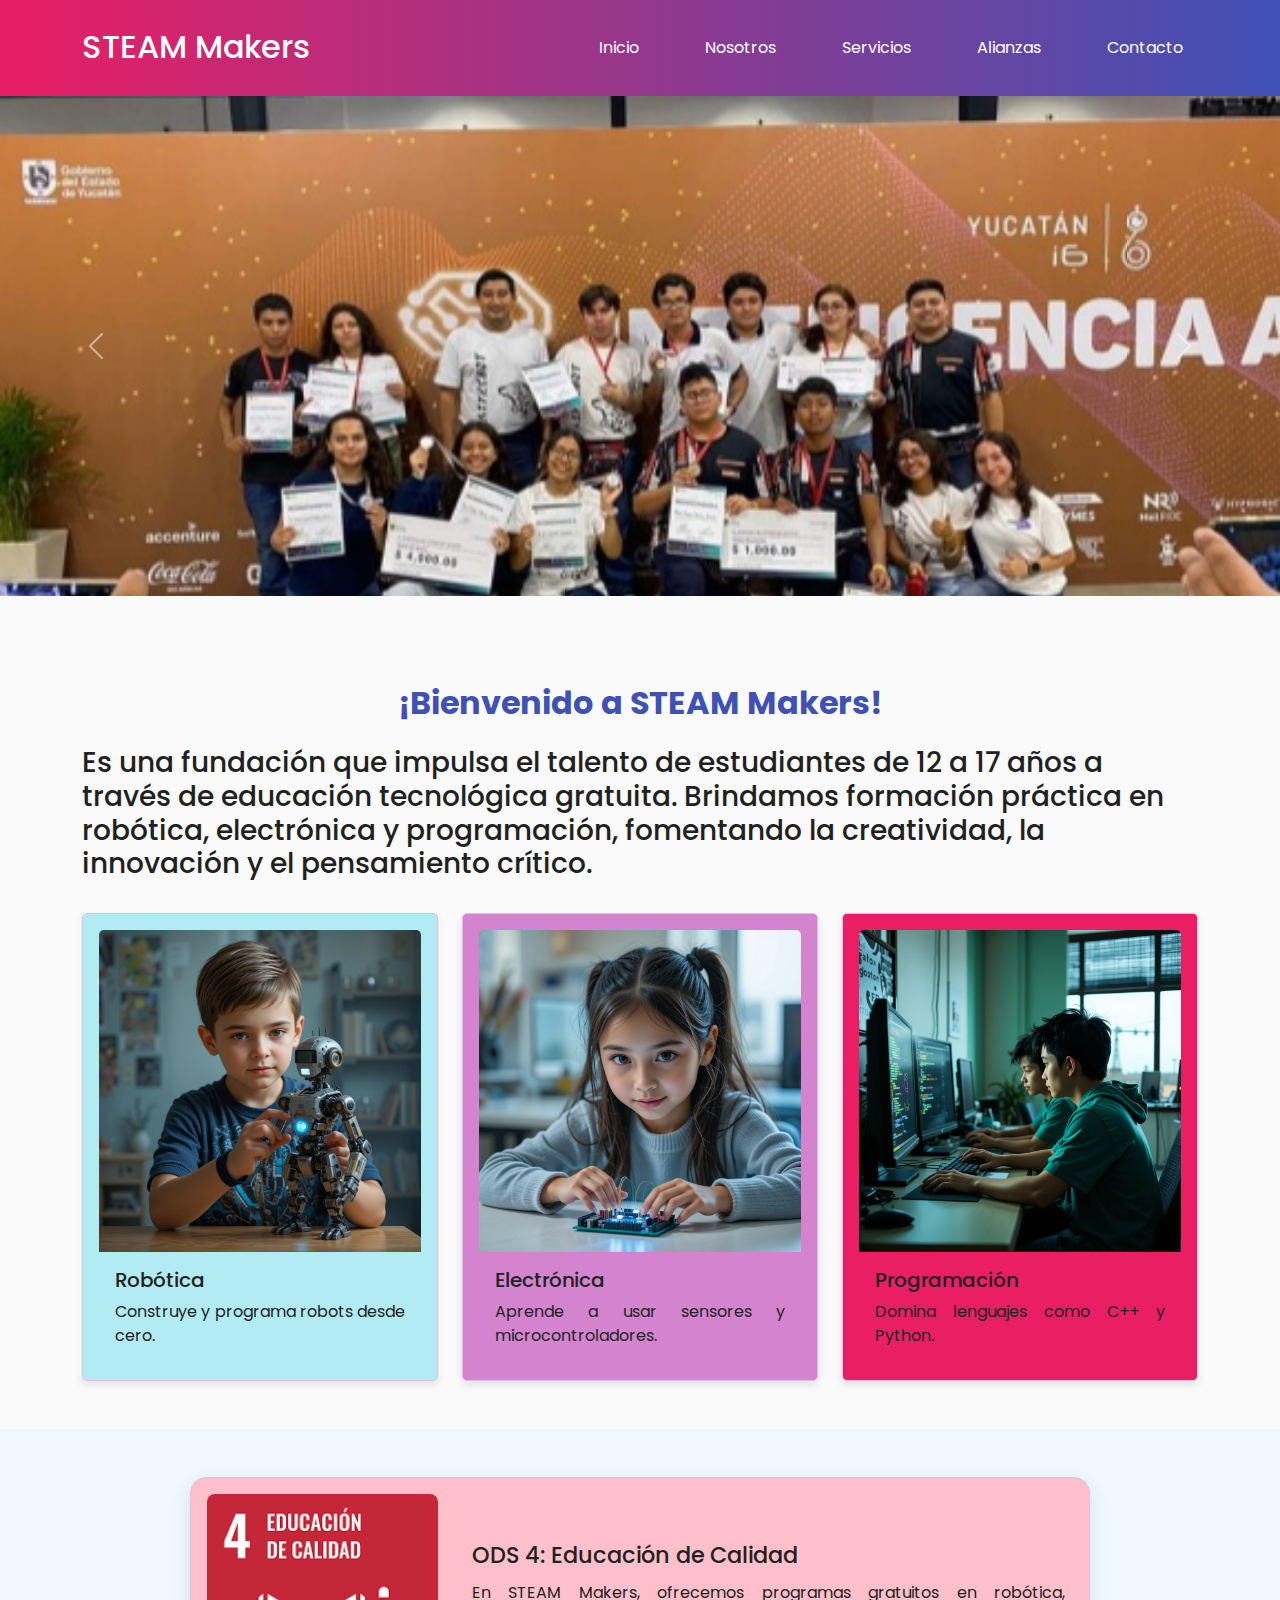
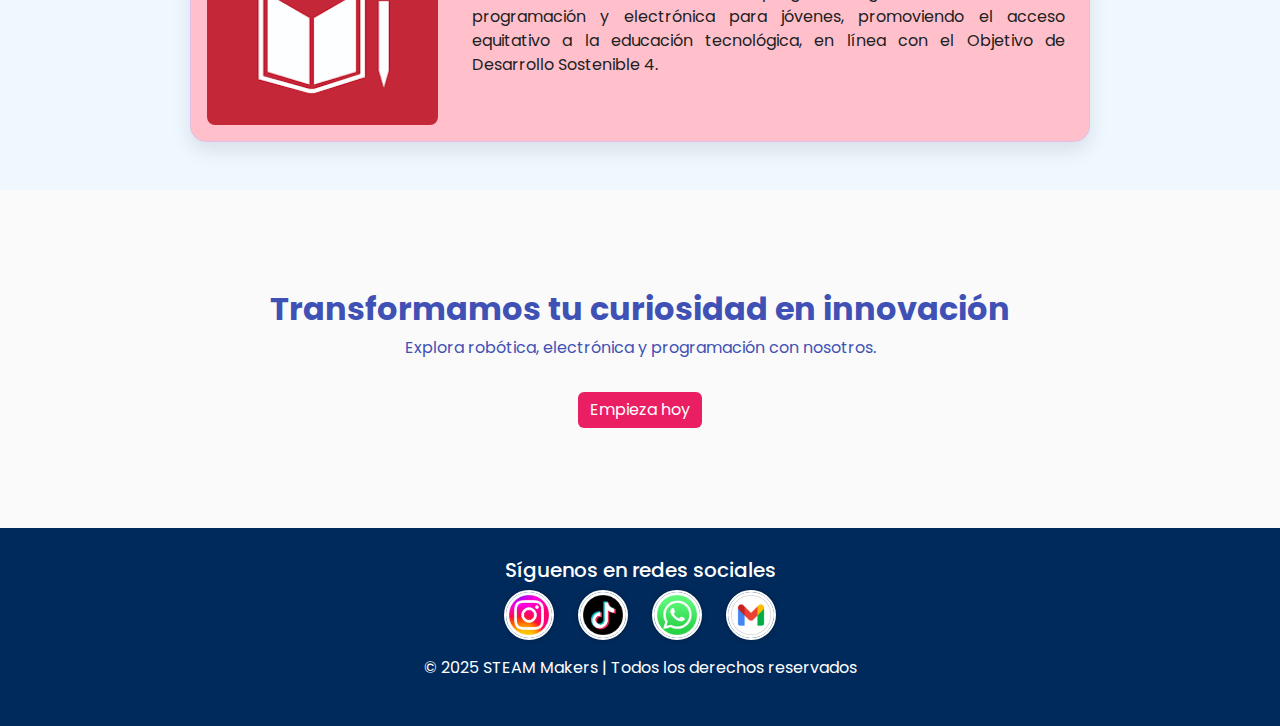
<file: index.html>
<!DOCTYPE html>
<html lang="es">

<head>
  <meta charset="UTF-8" />
  <meta name="viewport" content="width=device-width, initial-scale=1.0" />
  <meta name="description"
    content="Conoce los servicios educativos gratuitos de STEAM Makers. Ofrecemos recursos de robótica, programación y electrónica para jóvenes." />
  <title>Inicio - STEAM Makers</title>

  <!-- Fuentes y estilos -->
  <link href="https://cdn.jsdelivr.net/npm/bootstrap@5.3.0-alpha1/dist/css/bootstrap.min.css" rel="stylesheet" />
  <link
    href="https://fonts.googleapis.com/css2?family=Poppins:wght@600&family=Raleway:wght@500&family=Roboto:wght@400&display=swap"
    rel="stylesheet">
  <link rel="stylesheet" href="css/styles.css">
</head>

<body>
  <!-- Header -->
  <header>
    <div class="container d-flex justify-content-between align-items-center">
      <h1><a href="index.html">STEAM Makers</a></h1>
      <nav>
        <ul class="list-unstyled d-flex gap-3 mb-0">
          <li><a href="index.html">Inicio</a></li>
          <li><a href="nosotros.html">Nosotros</a></li>
          <li><a href="servicios.html">Servicios</a></li>
          <li><a href="alianzas.html">Alianzas</a></li>
          <li><a href="contacto.html">Contacto</a></li>
        </ul>
      </nav>
    </div>
  </header>

  <!-- Carrusel -->
  <div id="carouselInicio" class="carousel slide" data-bs-ride="carousel">
    <div class="carousel-inner">
      <div class="carousel-item active position-relative">
        <img src="img/reconocimientos.jpg" class="d-block img-fluid imagen-reconocimientos" id="img-carrusel-1"
          alt="Proyecto: seguidor de línea">
      </div>

      <div class="carousel-item position-relative">
        <img src="img/trabajo_en_equipo.jpg" class="d-block img-fluid imagen-equipo" id="img-carrusel-2"
          alt="Trabajo en equipo">
      </div>

      <div class="carousel-item position-relative">
        <img src="img/cripto_plebada.jpg" class="d-block img-fluid imagen-cripto" id="img-carrusel-3"
          alt="Educación tecnológica 3">
      </div>
    </div>

    <button class="carousel-control-prev" type="button" data-bs-target="#carouselInicio" data-bs-slide="prev">
      <span class="carousel-control-prev-icon" aria-hidden="true"></span>
      <span class="visually-hidden">Anterior</span>
    </button>
    <button class="carousel-control-next" type="button" data-bs-target="#carouselInicio" data-bs-slide="next">
      <span class="carousel-control-next-icon" aria-hidden="true"></span>
      <span class="visually-hidden">Siguiente</span>
    </button>
  </div>


  <!-- Qué ofrecemos -->
  <section class="py-5">
    <div class="container">
      <h2 class="section-title text-center mb-4">¡Bienvenido a STEAM Makers!</h2>
      <h3>Es una fundación que impulsa el talento de estudiantes de 12 a 17 años a través de educación tecnológica
        gratuita.
        Brindamos formación práctica en robótica, electrónica y programación, fomentando la creatividad, la innovación y
        el pensamiento crítico. <br>
      </h3> <br>
      <div class="row text-center g-4">
        <div class="col-md-4">
          <div class="card card-robotica p-3">
            <img src="img/mecanica.png" class="card-img-top w-80 img-fluid" alt="Robótica">
            <div class="card-body">
              <h5 class="card-title">Robótica</h5>
              <p class="card-text">Construye y programa robots desde cero.</p>
            </div>
          </div>
        </div>
        <div class="col-md-4">
          <div class="card card-electronica p-3">
            <img src="img/electronica.png" class="card-img-top w-80 img-fluid" alt="Electrónica">
            <div class="card-body">
              <h5 class="card-title">Electrónica</h5>
              <p class="card-text">Aprende a usar sensores y microcontroladores.</p>
            </div>
          </div>
        </div>
        <div class="col-md-4">
          <div class="card card-programacion p-3">
            <img src="img/programacion.png" class="card-img-top w-80 img-fluid" alt="Programación">
            <div class="card-body">
              <h5 class="card-title">Programación</h5>
              <p class="card-text">Domina lenguajes como C++ y Python.</p>
            </div>
          </div>
        </div>
      </div>
    </div>
  </section>

  <!-- Sección ODS 4 - Educación de Calidad -->
  <section class="ods-full-width py-5">
    <div class="container d-flex justify-content-center">
      <div class="card card-ods d-flex flex-md-row">
        <!-- Imagen en la parte izquierda -->
        <div class="card-img-left">
          <img src="img/ods4.png" alt="ODS 4 - Educación de Calidad" class="img-fluid imagen-ods w-100">
        </div>

        <!-- Información en la parte derecha -->
        <div class="card-body d-flex align-items-center">
          <div>
            <h5 class="card-title">ODS 4: Educación de Calidad</h5>
            <p class="card-text">
              En STEAM Makers, ofrecemos programas gratuitos en robótica, programación y electrónica para jóvenes,
              promoviendo el acceso equitativo a la educación tecnológica, en línea con el Objetivo de Desarrollo
              Sostenible 4.
            </p>
          </div>
        </div>
      </div>
    </div>
  </section>

  <!-- Hero -->
  <section class="hero">
    <div class="container">
      <h2>Transformamos tu curiosidad en innovación</h2>
      <p>Explora robótica, electrónica y programación con nosotros.</p>
      <a href="contacto.html" class="btn btn-light mt-3">Empieza hoy</a>
    </div>
  </section>

  <!-- Footer estilo ONU -->
  <footer class="footer-onu text-center">
    <div class="container">
      <h5>Síguenos en redes sociales</h5>
      <div class="social-icons d-flex justify-content-center gap-4 mb-3">
        <a href="https://www.instagram.com/ale.aburto.v/" target="_blank">
          <img src="img/logo_insta.png" alt="Instagram" />
        </a>
        <a href="https://www.tiktok.com/@tu_usuario" target="_blank">
          <img src="img/logo_tiktok.png" alt="TikTok" />
        </a>
        <a href="https://www.WhatsApp.com" target="_blank">
          <img src="img/logo_whatsapp.png" alt="WhatsApp" />
        </a>
        <a href="https://www.gmail.com" target="_blank">
          <img src="img/logo_gmail.png" alt="Gmail" />
        </a>
      </div>
      <p class="copyright">© 2025 STEAM Makers | Todos los derechos reservados</p>
    </div>
  </footer>

  <!-- Bootstrap y scripts -->
  <script src="https://cdn.jsdelivr.net/npm/@popperjs/core@2.11.6/dist/umd/popper.min.js"></script>
  <script src="https://cdn.jsdelivr.net/npm/bootstrap@5.3.0-alpha1/dist/js/bootstrap.min.js"></script>

  <!-- Script del contador -->
  <script>
    let count = 0;
    const end = 50;
    const duration = 2000;
    const stepTime = Math.abs(Math.floor(duration / end));
    const counter = document.getElementById("impact-counter");

    const timer = setInterval(() => {
      count++;
      counter.textContent = count;
      if (count === end) clearInterval(timer);
    }, stepTime);
  </script>
</body>

</html>
</file>
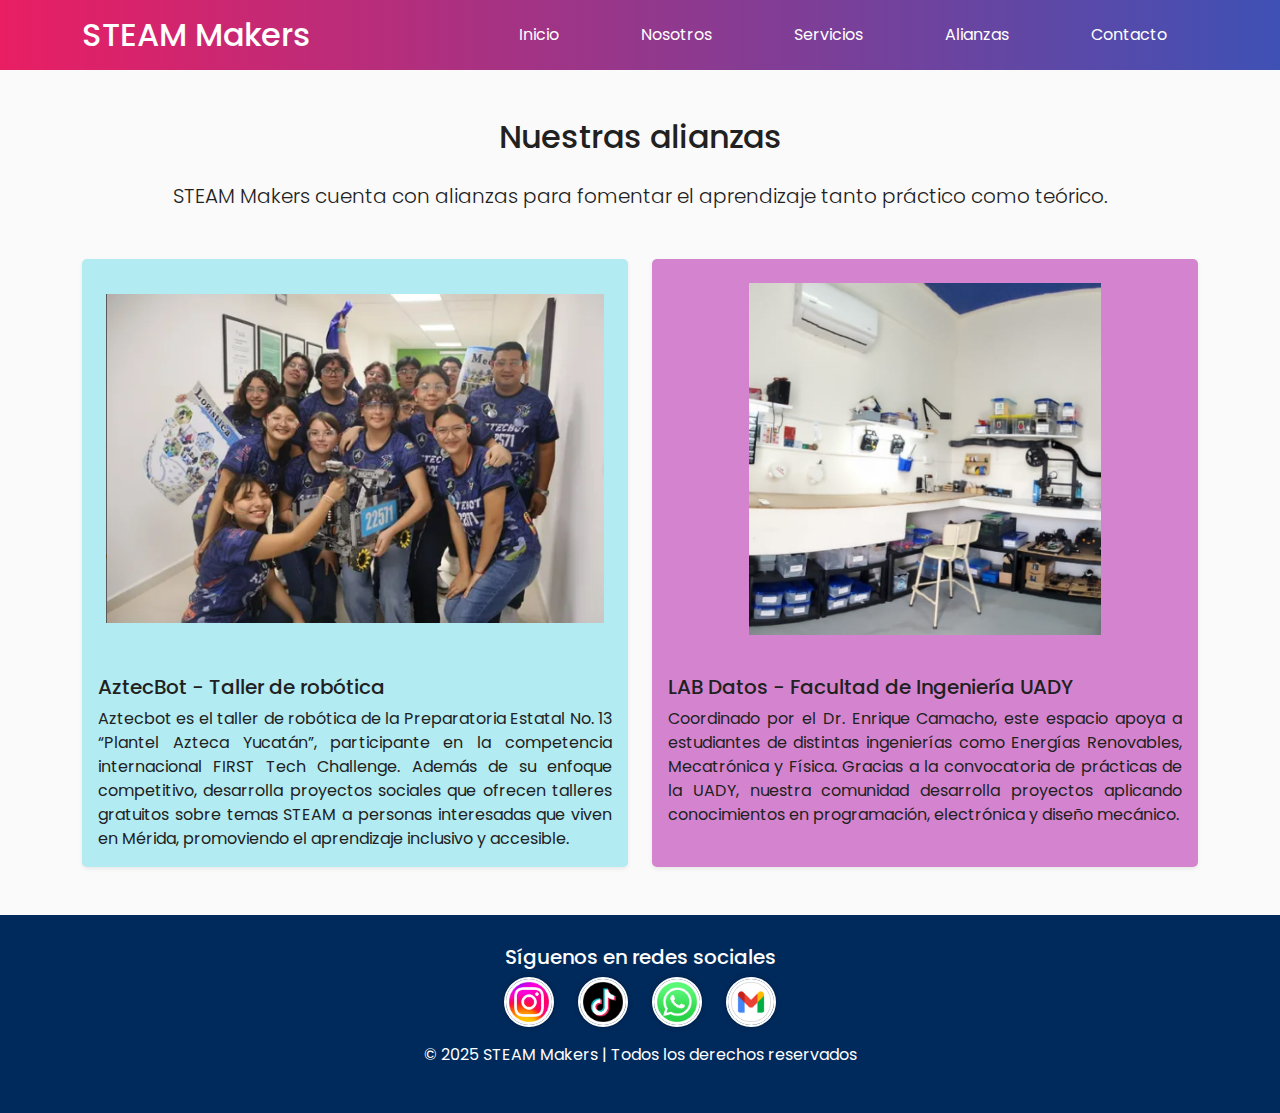
<file: alianzas.html>
<!DOCTYPE html>
<html lang="es">

<head>
    <meta charset="UTF-8">
    <meta name="viewport" content="width=device-width, initial-scale=1.0">
    <meta name="description"
        content="Conoce a STEAM Makers, una fundación que inspira a jóvenes a aprender robótica, programación y electrónica. ¡Sé parte de nuestra misión!">
    <title>Nosotros | STEAM Makers</title>
    <link href="https://cdn.jsdelivr.net/npm/bootstrap@5.3.0-alpha1/dist/css/bootstrap.min.css" rel="stylesheet">
    <link
        href="https://fonts.googleapis.com/css2?family=Poppins:wght@600&family=Raleway:wght@500&family=Roboto:wght@400&display=swap"
        rel="stylesheet">
    <link rel="stylesheet" href="css/styles.css">
</head>

<body>
    <!-- Header -->
    <header class="bg-primary text-white py-3">
        <div class="container d-flex justify-content-between align-items-center">
            <h1 class="h3 mb-0"><a href="index.html" class="text-white text-decoration-none">STEAM Makers</a></h1>
            <nav>
                <ul class="list-unstyled d-flex mb-0">
                    <li><a href="index.html" class="text-white mx-3">Inicio</a></li>
                    <li><a href="nosotros.html" class="text-white mx-3">Nosotros</a></li>
                    <li><a href="servicios.html" class="text-white mx-3">Servicios</a></li>
                    <li><a href="alianzas.html" class="text-white mx-3">Alianzas</a></li>
                    <li><a href="contacto.html" class="text-white mx-3">Contacto</a></li>
                </ul>
            </nav>
        </div>
    </header>

    <!-- Alianzas -->
    <section class="py-5">
        <div class="container">
            <h2 class="text-center mb-4">Nuestras alianzas</h2>
            <p class="lead text-center">STEAM Makers cuenta con alianzas para fomentar el aprendizaje tanto práctico
                como teórico.</p>

            <div class="row text-center g-4 mt-4">
                <!-- Alianza AztecBot -->
                <div class="col-md-6">
                    <div class="card card-aztecbot border-0 h-100 shadow-sm">
                        <img src="img/aztecbot.png" class="card-img-top p-4 alianza-img" alt="Taller impartido por AztecBot">
                        <div class="card-body">
                            <h5 class="card-title">AztecBot - Taller de robótica</h5>
                            <p class="card-text">
                                Aztecbot es el taller de robótica de la Preparatoria Estatal No. 13 “Plantel Azteca Yucatán”,
                                participante en la competencia internacional FIRST Tech Challenge. Además de su enfoque competitivo,
                                desarrolla proyectos sociales que ofrecen talleres gratuitos sobre temas STEAM a personas interesadas
                                que viven en Mérida, promoviendo el aprendizaje inclusivo y accesible.
                            </p>
                        </div>
                    </div>
                </div>

                <!-- Alianza LAB Datos -->
                <div class="col-md-6">
                    <div class="card card-labdatos border-0 h-100 shadow-sm">
                        <img src="img/lab_datos.png" class="card-img-top p-4 alianza-img" alt="Colaboración con LAB Datos UADY">
                        <div class="card-body">
                            <h5 class="card-title">LAB Datos - Facultad de Ingeniería UADY</h5>
                            <p class="card-text">
                                Coordinado por el Dr. Enrique Camacho, este espacio apoya a estudiantes de distintas ingenierías como
                                Energías Renovables, Mecatrónica y Física. Gracias a la convocatoria de prácticas de la UADY,
                                nuestra comunidad desarrolla proyectos aplicando conocimientos en programación, electrónica y diseño mecánico.
                            </div>
                    </div>
                </div>

            </div>
        </div>
    </section>

    <!-- Footer estilo ONU -->
    <footer class="footer-onu text-center">
        <div class="container">
            <h5>Síguenos en redes sociales</h5>
            <div class="social-icons d-flex justify-content-center gap-4 mb-3">
                <a href="https://www.instagram.com/ale.aburto.v/" target="_blank">
                    <img src="img/logo_insta.png" alt="Instagram" />
                </a>
                <a href="https://www.tiktok.com/@tu_usuario" target="_blank">
                    <img src="img/logo_tiktok.png" alt="TikTok" />
                </a>
                <a href="https://www.WhatsApp.com" target="_blank">
                    <img src="img/logo_whatsapp.png" alt="WhatsApp" />
                </a>
                <a href="https://www.gmail.com" target="_blank">
                    <img src="img/logo_gmail.png" alt="Gmail" />
                </a>
            </div>
            <p class="copyright">© 2025 STEAM Makers | Todos los derechos reservados</p>
        </div>
    </footer>

    <!-- Bootstrap y scripts -->
    <script src="https://cdn.jsdelivr.net/npm/@popperjs/core@2.11.6/dist/umd/popper.min.js"></script>
    <script src="https://cdn.jsdelivr.net/npm/bootstrap@5.3.0-alpha1/dist/js/bootstrap.min.js"></script>
</body>
</html>
</file>
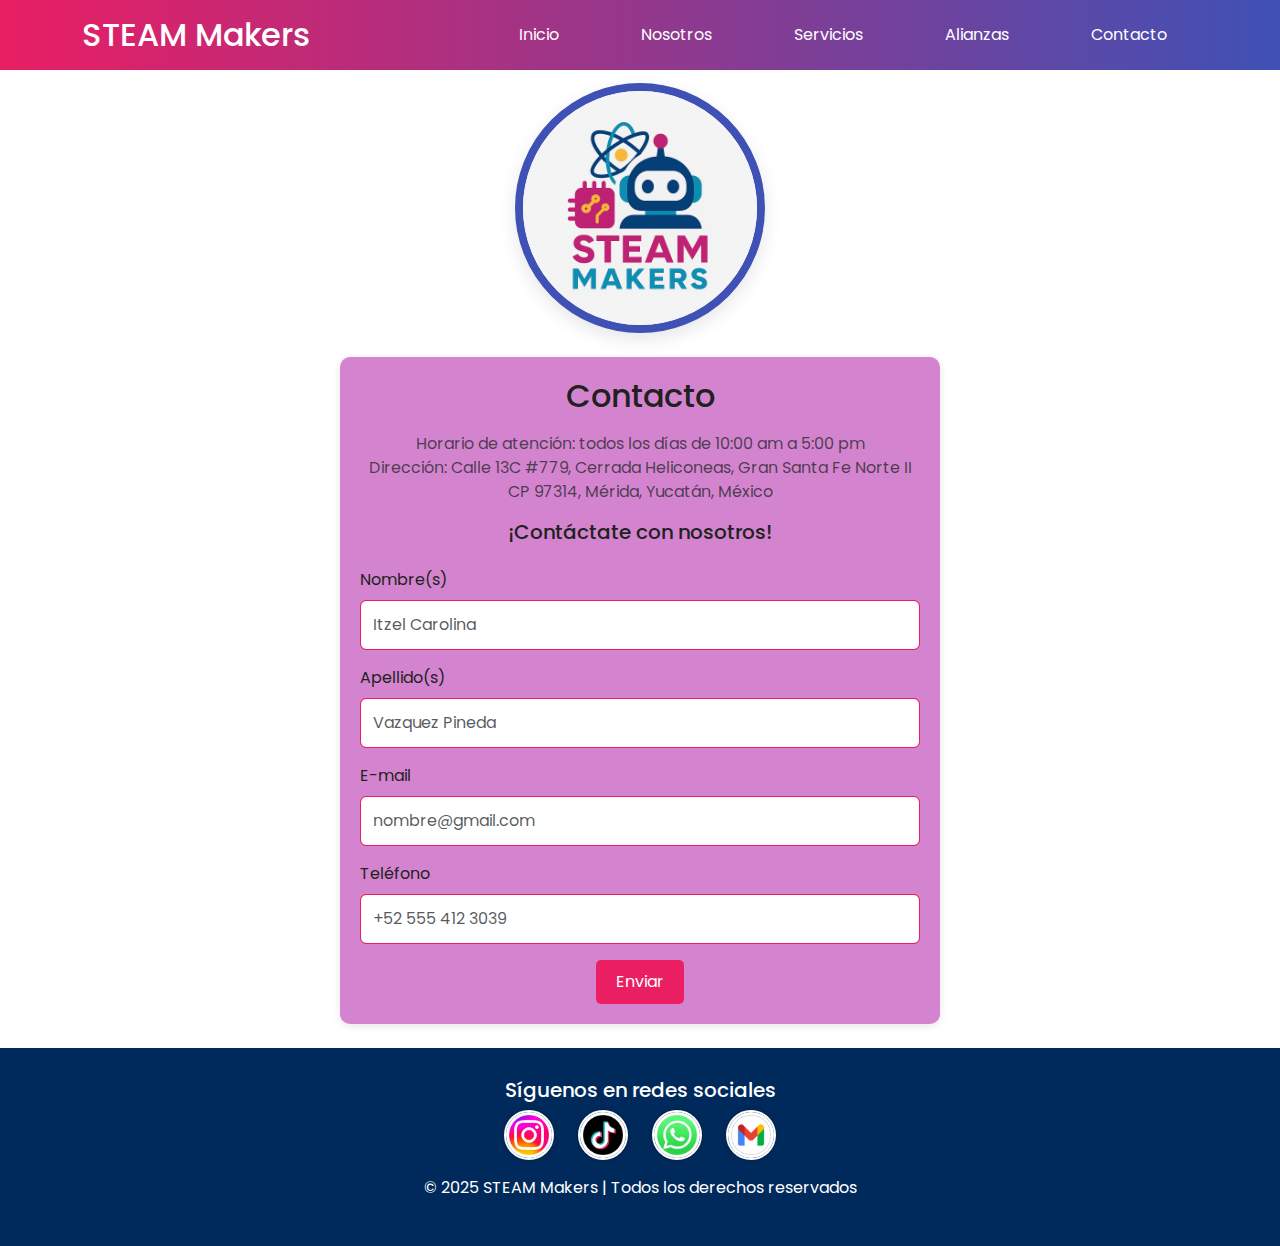
<file: contacto.html>
<!DOCTYPE html>
<html lang="es">

<head>
    <meta charset="UTF-8" />
    <meta name="viewport" content="width=device-width, initial-scale=1.0" />
    <meta name="description"
        content="Contacta con STEAM Makers para obtener más información sobre nuestros servicios de robótica, programación y electrónica.">
    <title>Contacto - STEAM Makers</title>
    <link href="https://cdn.jsdelivr.net/npm/bootstrap@5.3.0-alpha1/dist/css/bootstrap.min.css" rel="stylesheet" />
    <link
        href="https://fonts.googleapis.com/css2?family=Poppins:wght@600&family=Raleway:wght@500&family=Roboto:wght@400&display=swap"
        rel="stylesheet">
    <link rel="stylesheet" href="css/styles.css" />
</head>

<body>

    <!-- Header -->
    <header class="bg-primary text-white py-3">
        <div class="container d-flex justify-content-between align-items-center">
            <h1 class="h3 mb-0"><a href="index.html" class="text-white text-decoration-none">STEAM Makers</a></h1>
            <nav>
                <ul class="list-unstyled d-flex mb-0">
                    <li><a href="index.html" class="text-white mx-3">Inicio</a></li>
                    <li><a href="nosotros.html" class="text-white mx-3">Nosotros</a></li>
                    <li><a href="servicios.html" class="text-white mx-3">Servicios</a></li>
                    <li><a href="alianzas.html" class="text-white mx-3">Alianzas</a></li>
                    <li><a href="contacto.html" class="text-white mx-3">Contacto</a></li>
                </ul>
            </nav>
        </div>
    </header>

    <!-- Logo centrado -->
    <section class="banner-logo">
        <div class="logo-circular">
            <img src="img/logo_steam.png" alt="Logo STEAM Makers">
        </div>
    </section>

    <!-- Formulario de contacto -->
    <section class="bg-white py-4">
        <div class="container">
            <div class="formulario-contacto">
                <h2 class="text-center mb-3">Contacto</h2>
                <p class="text-center text-muted">
                    Horario de atención: todos los días de 10:00 am a 5:00 pm<br>
                    Dirección: Calle 13C #779, Cerrada Heliconeas, Gran Santa Fe Norte II<br>
                    CP 97314, Mérida, Yucatán, México
                </p>

                <h5 class="text-center mb-4">¡Contáctate con nosotros!</h5>

                <form>
                    <div class="mb-3">
                        <label for="firstName" class="form-label">Nombre(s)</label>
                        <input type="text" class="form-control" id="firstName" placeholder="Itzel Carolina" required />
                    </div>

                    <div class="mb-3">
                        <label for="lastName" class="form-label">Apellido(s)</label>
                        <input type="text" class="form-control" id="lastName" placeholder="Vazquez Pineda" required />
                    </div>

                    <div class="mb-3">
                        <label for="email" class="form-label">E-mail</label>
                        <input type="email" class="form-control" id="email" placeholder="nombre@gmail.com" required />
                    </div>

                    <div class="mb-3">
                        <label for="telefono" class="form-label">Teléfono</label>
                        <input type="tel" class="form-control" id="telefono" placeholder="+52 555 412 3039" required />
                    </div>

                    <div class="text-center">
                        <button type="submit" class="btn btn-success">Enviar</button>
                    </div>
                </form>
            </div>
        </div>
    </section>

    <!-- Footer estilo ONU -->
    <footer class="footer-onu text-center">
        <div class="container">
            <h5>Síguenos en redes sociales</h5>
            <div class="social-icons d-flex justify-content-center gap-4 mb-3">
                <a href="https://www.instagram.com/ale.aburto.v/" target="_blank">
                    <img src="img/logo_insta.png" alt="Instagram" />
                </a>
                <a href="https://www.tiktok.com/@aleavzq_" target="_blank">
                    <img src="img/logo_tiktok.png" alt="TikTok" />
                </a>
                <a href="https://wa.me/qr/7EQEUJOLERJ4F1" target="_blank">
                    <img src="img/logo_whatsapp.png" alt="WhatsApp" />
                </a>
                <a href="https://www.gmail.com/alejandraaburtovazquez@gmail.com" target="_blank">
                    <img src="img/logo_gmail.png" alt="Gmail" />
                </a>
            </div>
            <p class="copyright">© 2025 STEAM Makers | Todos los derechos reservados</p>
        </div>
    </footer>

    <!-- Bootstrap JS -->
    <script src="https://cdn.jsdelivr.net/npm/@popperjs/core@2.11.6/dist/umd/popper.min.js"></script>
    <script src="https://cdn.jsdelivr.net/npm/bootstrap@5.3.0-alpha1/dist/js/bootstrap.min.js"></script>

</body>

</html>
</file>
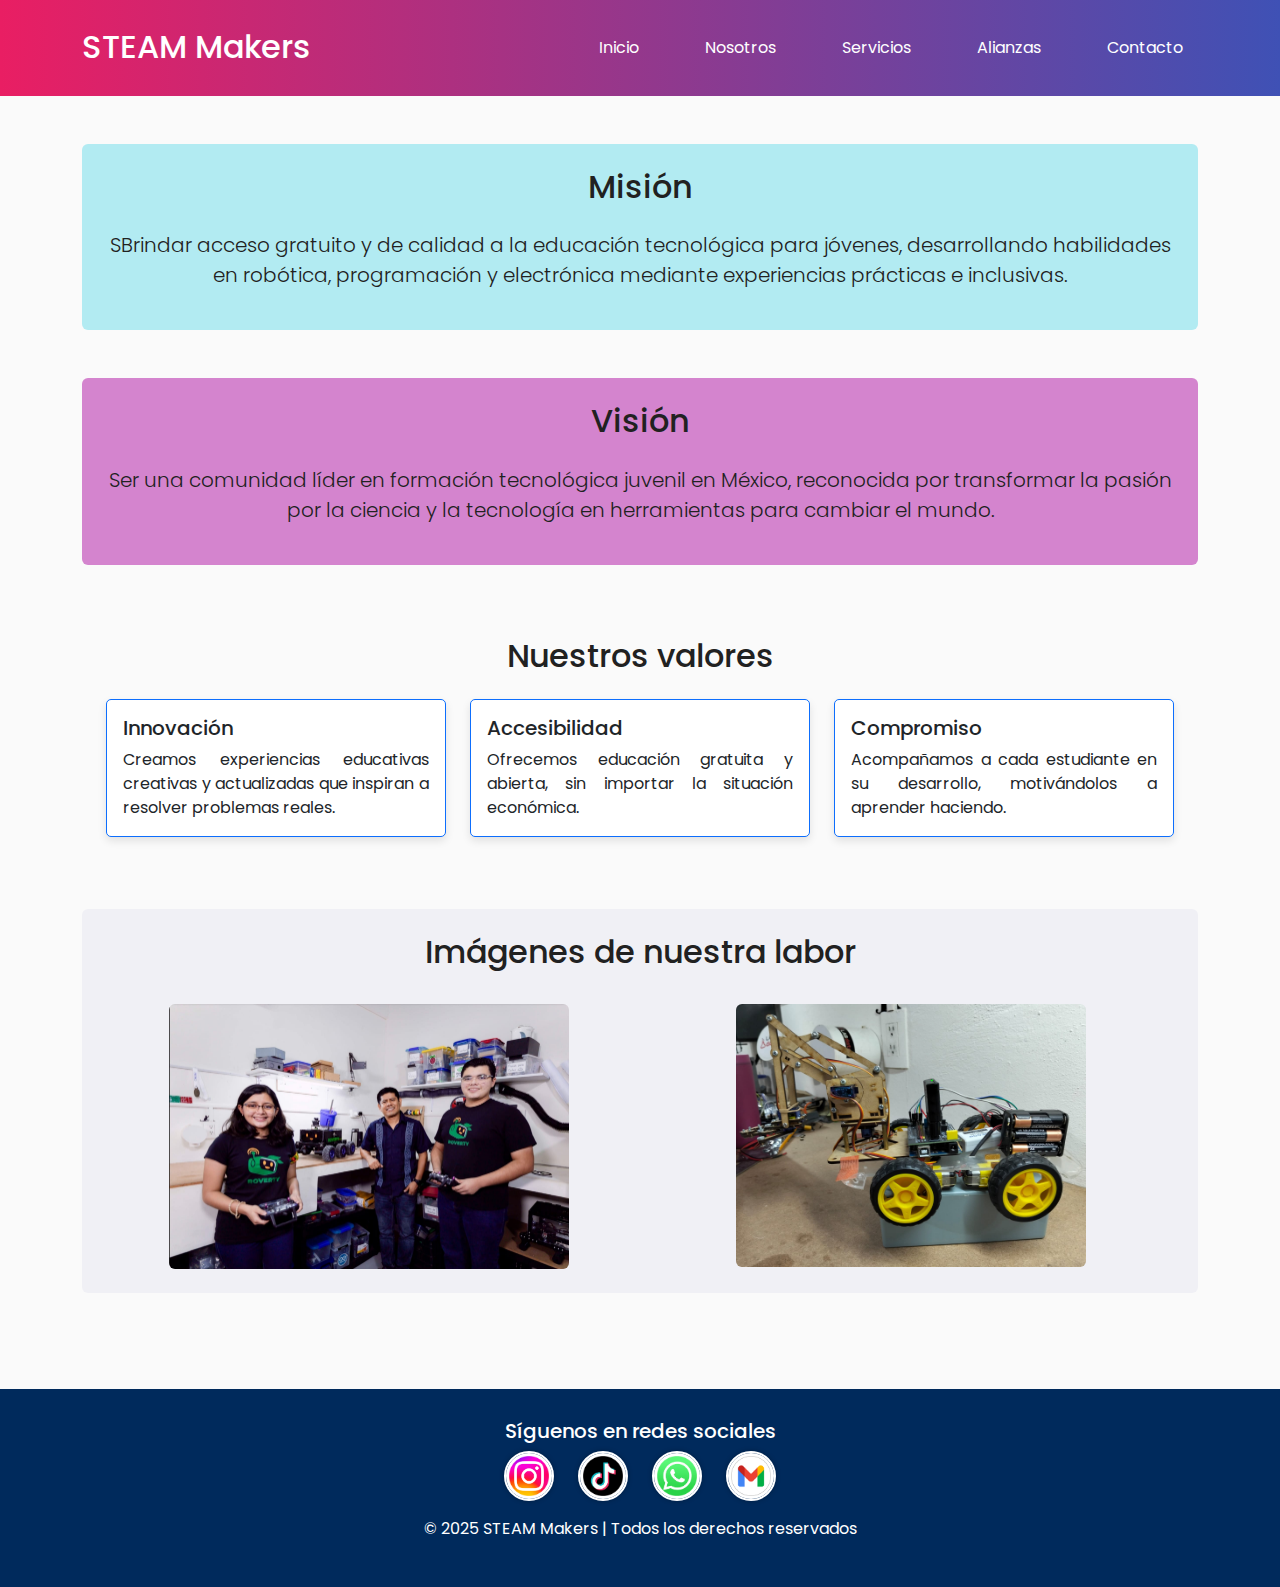
<file: nosotros.html>
<!DOCTYPE html>
<html lang="es">

<head>
  <meta charset="UTF-8">
  <meta name="viewport" content="width=device-width, initial-scale=1.0">
  <meta name="description"
    content="Conoce a STEAM Makers, una fundación que inspira a jóvenes a aprender robótica, programación y electrónica. ¡Sé parte de nuestra misión!">
  <title>Nosotros | STEAM Makers</title>
  <link href="https://cdn.jsdelivr.net/npm/bootstrap@5.3.0-alpha1/dist/css/bootstrap.min.css" rel="stylesheet">
  <link
    href="https://fonts.googleapis.com/css2?family=Poppins:wght@600&family=Raleway:wght@500&family=Roboto:wght@400&display=swap"
    rel="stylesheet">
  <link rel="stylesheet" href="css/styles.css">
</head>

<body>
  <!-- Header -->
  <header>
    <div class="container d-flex justify-content-between align-items-center">
      <h1><a href="index.html">STEAM Makers</a></h1>
      <nav>
        <ul class="list-unstyled d-flex gap-3 mb-0">
          <li><a href="index.html">Inicio</a></li>
          <li><a href="nosotros.html">Nosotros</a></li>
          <li><a href="servicios.html">Servicios</a></li>
          <li><a href="alianzas.html">Alianzas</a></li>
          <li><a href="contacto.html">Contacto</a></li>
        </ul>
      </nav>
    </div>
  </header>

  <!-- Contenido -->
  <main class="container py-5">
    <section class="mb-5 p-4 rounded" style="background-color: var(--complementary-1);">
      <h2 class="text-center mb-4">Misión</h2>
      <p class="lead text-center">SBrindar acceso gratuito y de calidad a la educación tecnológica para jóvenes,
        desarrollando habilidades en robótica, programación y electrónica mediante experiencias prácticas e inclusivas.</p>
    </section>

    <section class="mb-5 p-4 rounded" style="background-color: var(--complementary-2);">
      <h2 class="text-center mb-4">Visión</h2>
      <p class="lead text-center">Ser una comunidad líder en formación tecnológica juvenil en México, reconocida por
        transformar la pasión por la ciencia y la tecnología en herramientas para cambiar el mundo.</p>
    </section>

    <section class="mb-5 p-4 rounded">
      <h2 class="text-center mb-4">Nuestros valores</h2>
      <div class="row g-4">
        <div class="col-md-4">
          <div class="card border-primary h-100">
            <div class="card-body">
              <h5 class="card-title">Innovación</h5>
              <p class="card-text">Creamos experiencias educativas creativas y actualizadas que inspiran a resolver problemas reales.</p>
            </div>
          </div>
        </div>
        <div class="col-md-4">
          <div class="card border-primary h-100">
            <div class="card-body">
              <h5 class="card-title">Accesibilidad</h5>
              <p class="card-text">Ofrecemos educación gratuita y abierta, sin importar la situación económica.</p>
            </div>
          </div>
        </div>
        <div class="col-md-4">
          <div class="card border-primary h-100">
            <div class="card-body">
              <h5 class="card-title">Compromiso</h5>
              <p class="card-text">Acompañamos a cada estudiante en su desarrollo, motivándolos a aprender haciendo.</p>
            </div>
          </div>
        </div>
      </div>
    </section>

    <section class="text-center mb-5 p-4 rounded" style="background-color: var(--container-bg);">
      <h2>Imágenes de nuestra labor</h2>
      <div class="row g-3 mt-3">
        <div class="col-md-6">
          <img src="img/equipo_roverty.jpg" class="img-fluid rounded" alt="Team Roverty" style="width:400px">
        </div>
        <div class="col-md-6">
          <img src="img/robot_psp.jpg" class="img-fluid rounded" alt="STEAM Makers" style="width:350px">
        </div>
      </div>
  </main>

  <!-- Footer estilo ONU -->
  <footer class="footer-onu text-center">
    <div class="container">
      <h5>Síguenos en redes sociales</h5>
      <div class="social-icons d-flex justify-content-center gap-4 mb-3">
        <a href="https://www.instagram.com/ale.aburto.v" target="_blank">
          <img src="img/logo_insta.png" alt="Instagram" />
        </a>
        <a href="https://www.tiktok.com/@tu_usuario" target="_blank">
          <img src="img/logo_tiktok.png" alt="TikTok" />
        </a>
        <a href="https://www.WhatsApp.com" target="_blank">
          <img src="img/logo_whatsapp.png" alt="WhatsApp" />
        </a>
        <a href="https://www.gmail.com" target="_blank">
          <img src="img/logo_gmail.png" alt="Gmail" />
        </a>
      </div>
      <p class="copyright">© 2025 STEAM Makers | Todos los derechos reservados</p>
    </div>
  </footer>

  <!-- Bootstrap y scripts -->
  <script src="https://cdn.jsdelivr.net/npm/@popperjs/core@2.11.6/dist/umd/popper.min.js"></script>
  <script src="https://cdn.jsdelivr.net/npm/bootstrap@5.3.0-alpha1/dist/js/bootstrap.min.js"></script>
</body>

</html>
</file>
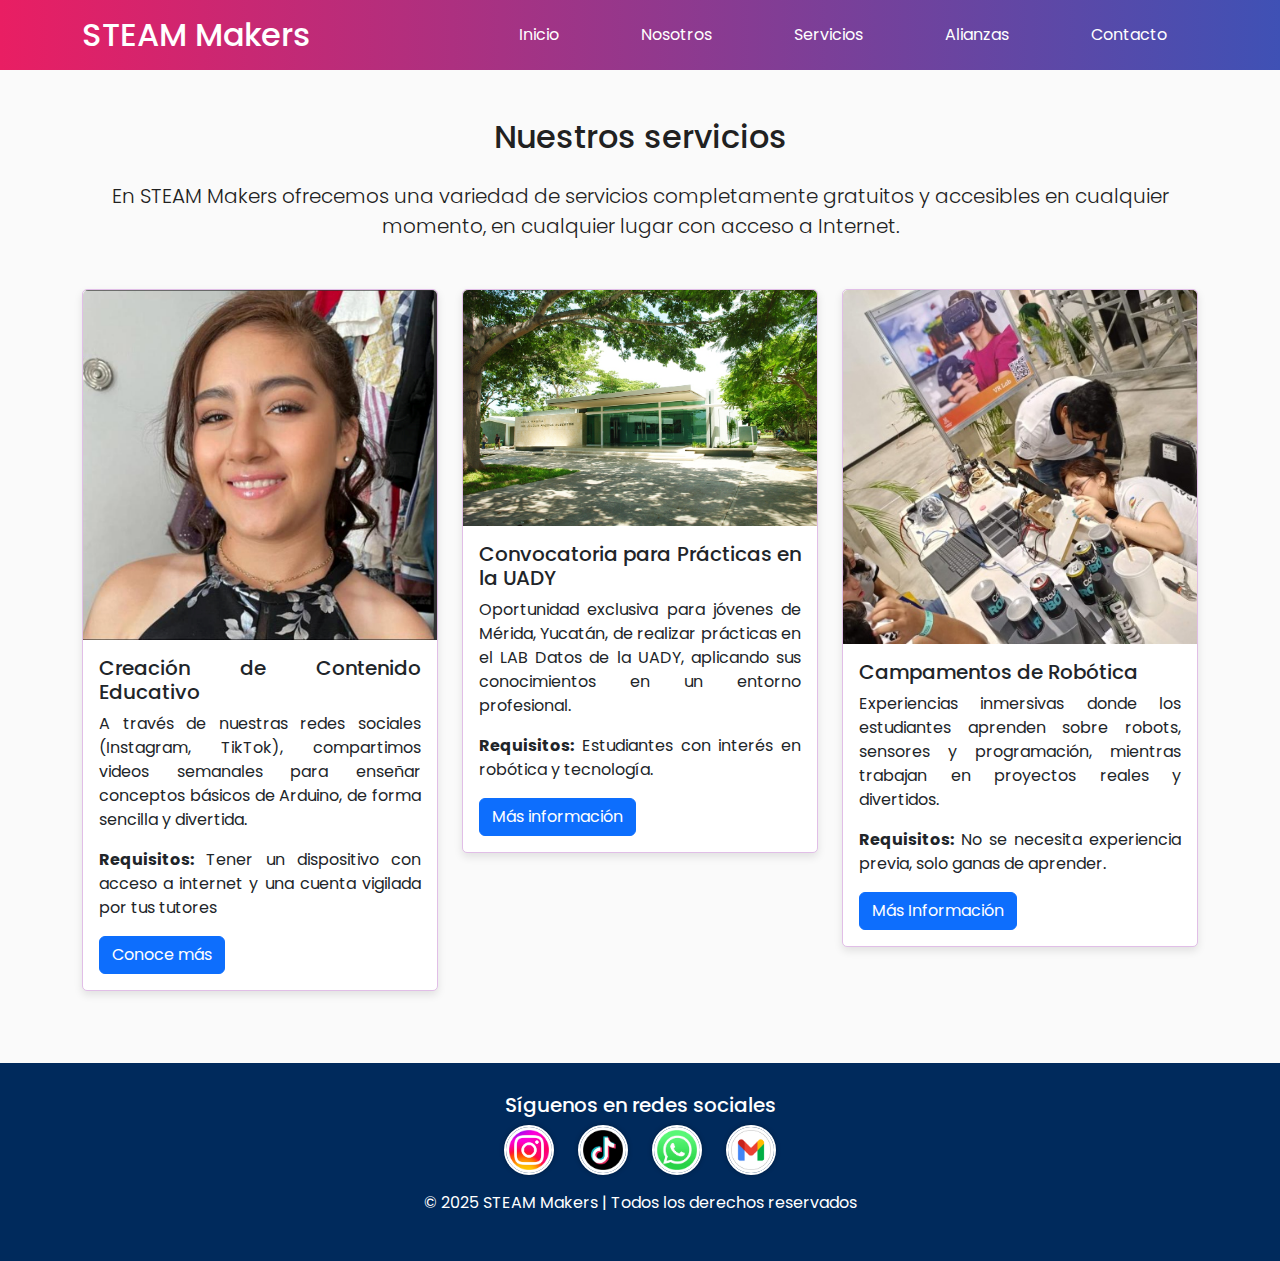
<file: servicios.html>
<!DOCTYPE html>
<html lang="es">

<head>
    <!-- METADATOS -->
    <meta charset="UTF-8">
    <meta name="viewport" content="width=device-width, initial-scale=1.0">
    <meta name="description"
        content="Conoce los servicios educativos gratuitos de STEAM Makers. Ofrecemos recursos de robótica, programación y electrónica para jóvenes.">
    <title>Servicios - STEAM Makers</title>

    <!-- FUENTES Y ESTILOS -->
    <link href="https://cdn.jsdelivr.net/npm/bootstrap@5.3.0-alpha1/dist/css/bootstrap.min.css" rel="stylesheet" />
    <link
        href="https://fonts.googleapis.com/css2?family=Poppins:wght@600&family=Raleway:wght@500&family=Roboto:wght@400&display=swap"
        rel="stylesheet">
    <link rel="stylesheet" href="css/styles.css">
</head>

<body>
    <!-- Header -->
    <header class="bg-primary text-white py-3">
        <div class="container d-flex justify-content-between align-items-center">
            <h1 class="h3 mb-0"><a href="index.html" class="text-white text-decoration-none">STEAM Makers</a></h1>
            <nav>
                <ul class="list-unstyled d-flex mb-0">
                    <li><a href="index.html" class="text-white mx-3">Inicio</a></li>
                    <li><a href="nosotros.html" class="text-white mx-3">Nosotros</a></li>
                    <li><a href="servicios.html" class="text-white mx-3">Servicios</a></li>
                    <li><a href="alianzas.html" class="text-white mx-3">Alianzas</a></li>
                    <li><a href="contacto.html" class="text-white mx-3">Contacto</a></li>
                </ul>
            </nav>
        </div>
    </header>

    <!--Servicios-->
    <main class="container py-5">
        <h2 class="text-center mb-4">Nuestros servicios</h2>
        <p class="lead text-center mb-5">
            En STEAM Makers ofrecemos una variedad de servicios completamente gratuitos y accesibles en cualquier momento, en cualquier lugar con
            acceso a Internet.
        </p>

        <div class="row">
            <!-- SERVICIO 1: Creación de Contenido Educativo -->
            <div class="col-md-4 mb-4">
                <div class="card">
                    <img src="img/fundadora.png" class="card-img-top" alt="Creación de Contenido Educativo">
                    <div class="card-body">
                        <h5 class="card-title">Creación de Contenido Educativo</h5>
                        <p class="card-text">
                            A través de nuestras redes sociales (Instagram, TikTok), compartimos videos semanales para enseñar conceptos básicos de Arduino, 
                            de forma sencilla y divertida.
                        </p>
                        <p><strong>Requisitos:</strong> Tener un dispositivo con acceso a internet y una cuenta vigilada por tus tutores</p>
                        <a href="contacto.html" class="btn btn-primary" target="_blank">Conoce más</a>
                    </div>
                </div>
            </div>

            <!-- SERVICIO 2: Convocatoria para Prácticas en la UADY -->
            <div class="col-md-4 mb-4">
                <div class="card">
                    <img src="img/uady.jpg" class="card-img-top" alt="Convocatoria Prácticas en UADY">
                    <div class="card-body">
                        <h5 class="card-title">Convocatoria para Prácticas en la UADY</h5>
                        <p class="card-text">
                            Oportunidad exclusiva para jóvenes de Mérida, Yucatán, de realizar prácticas en el LAB Datos de la UADY, aplicando sus conocimientos
                            en un entorno profesional.
                        </p>
                        <p><strong>Requisitos:</strong> Estudiantes con interés en robótica y tecnología.</p>
                        <a href="alianzas.html" class="btn btn-primary">Más información</a>
                    </div>
                </div>
            </div>

            <!-- SERVICIO 3: Campamentos de Robótica -->
            <div class="col-md-4 mb-4">
                <div class="card">
                    <img src="img/competencias.jpg" class="card-img-top" alt="Campamentos de Robótica">
                    <div class="card-body">
                        <h5 class="card-title">Campamentos de Robótica</h5>
                        <p class="card-text">
                            Experiencias inmersivas donde los estudiantes aprenden sobre robots, sensores y programación, mientras trabajan en proyectos reales y divertidos.
                        </p>
                        <p><strong>Requisitos:</strong> No se necesita experiencia previa, solo ganas de aprender.</p>
                        <a href="contacto.html" class="btn btn-primary">Más Información</a>
                    </div>
                </div>
            </div>
        </div>
    </main>

    <!-- Footer estilo ONU -->
    <footer class="footer-onu text-center">
        <div class="container">
            <h5>Síguenos en redes sociales</h5>
            <div class="social-icons d-flex justify-content-center gap-4 mb-3">
                <a href="https://www.instagram.com/ale.aburto.v/" target="_blank">
                    <img src="img/logo_insta.png" alt="Instagram" />
                </a>
                <a href="https://www.tiktok.com/@aleavzq_" target="_blank">
                    <img src="img/logo_tiktok.png" alt="TikTok" />
                </a>
                <a href="https://wa.me/qr/7EQEUJOLERJ4F1" target="_blank">
                    <img src="img/logo_whatsapp.png" alt="WhatsApp" />
                </a>
                <a href="https://www.gmail.com/alejandraaburtovazquez@gmail.com" target="_blank">
                    <img src="img/logo_gmail.png" alt="Gmail" />
                </a>
            </div>
            <p class="copyright">© 2025 STEAM Makers | Todos los derechos reservados</p>
        </div>
    </footer>

    <!-- Bootstrap y scripts -->
    <script src="https://cdn.jsdelivr.net/npm/@popperjs/core@2.11.6/dist/umd/popper.min.js"></script>
    <script src="https://cdn.jsdelivr.net/npm/bootstrap@5.3.0-alpha1/dist/js/bootstrap.min.js"></script>
</body>

</html>
</file>
<file: css/styles.css>
:root {
  --primary-color: #E91E63;         /* rosa fuerte */
  --tertiary-color: #3F51B5;        /* azul oscuro */
  --complementary-1: #B2EBF2;       /* turquesa pastel */
  --complementary-2: rgb(212, 132, 206);; 
  --background-color: #FAFAFA;
  --container-bg: #f0f0f5;
  --footer-color: #002A5C;
  --text-color: #212121;
  --button-hover-color: #C2185B;
  --card-border-color: #E1BEE7;
  --card-shadow: rgba(0, 0, 0, 0.1);
  --header-color: black;
}

/* General */
body {
  font-family: 'Poppins', 'Montserrat';
  background-color: var(--background-color);
  margin: 0;
  padding: 0;
  color: var(--text-color);
}

/* Header */
header {
  background: linear-gradient(90deg, var(--primary-color), var(--tertiary-color));
  padding: 20px 0;
}

header h1 a {
  color: white;
  font-size: 2rem;
  text-decoration: none;
}

nav ul {
  margin: 0;
  padding: 0;
  list-style: none;
  text-align: center;
}

nav ul li {
  display: inline-block;
  margin-left: 20px;
}

nav ul li a {
  color: white;
  text-decoration: none;
  font-size: 1rem;
  padding: 10px 15px;
  transition: background-color 0.3s ease;
}

nav ul li a:hover {
  background-color: var(--tertiary-color);
  border-radius: 5px;
}

/* Hero */
.hero {
  background-color: var(--background-color);
  color: var(--tertiary-color);
  text-align: center;
  padding: 100px 20px;
}

.hero h2 {
  font-weight: 700;
}

.hero .btn {
  background-color: var(--primary-color);
  border: none;
  color: white;
  transition: background-color 0.3s ease;
}

.hero .btn:hover {
  background-color: var(--button-hover-color);
}

/* Cards */
.card {
  border: 1px solid var(--card-border-color);
  border-radius: 5px;
  box-shadow: 0 4px 8px var(--card-shadow);
  transition: transform 0.3s ease, box-shadow 0.3s ease;
  text-align: justify;
}

.card:hover {
  transform: scale(1.05);
  box-shadow: 0 8px 16px rgba(63, 81, 181, 0.3);
}

.card-img-top {
  width: 100%;
  max-height: 200%;
  object-fit: contain;
}

/* Contador */
.counter-container {
  background-color: var(--complementary-1);
  padding: 50px 0;
  text-align: center;
}

.counter {
  font-size: 3rem;
  font-weight: bold;
  color: #333;
}

/* Footer */
.footer-onu {
  background-color: var(--footer-color);
  color: white;
  padding: 30px 0;
}

.footer-onu .social-icons {
  display: flex;
  justify-content: center;
  gap: 20px;
  flex-wrap: wrap;
}

.footer-onu .social-icons img {
  width: 50px;
  height: 50px;
  border-radius: 50%;
  object-fit: cover;
  transition: transform 0.3s ease;
  border: 2px solid white;
  box-shadow: 0 0 5px rgba(0, 0, 0, 0.3);
}

.footer-onu .social-icons img:hover {
  transform: scale(1.1);
}

/* Sección título */
.section-title {
  color: var(--tertiary-color);
  font-weight: 700;
  margin-top: 40px;
}

/* Formulario */
.formulario-contacto {
  max-width: 600px;
  margin: 0 auto;
  background-color: var(--complementary-2);
  padding: 20px;
  border-radius: 10px;
  box-shadow: 0 2px 8px var(--card-shadow);
}

.formulario-contacto input,
.formulario-contacto textarea {
  width: 100%;
  padding: 12px;
  border-radius: 6px;
  margin-bottom: 10px;
  border: 1px solid var(--primary-color);
  box-sizing: border-box;
}

.formulario-contacto textarea {
  resize: none;
}

.formulario-contacto button {
  background-color: var(--primary-color);
  color: white;
  border: none;
  padding: 10px 20px;
  border-radius: 5px;
  font-size: 1rem;
  cursor: pointer;
  transition: background-color 0.3s ease;
}

.formulario-contacto button:hover {
  background-color: var(--button-hover-color);
}

/* Botón adicional */
.btn-success {
  background-color: #1c8b5c;
}

.btn-success:hover {
  background-color: #166a48;
}

/* Banner logo */
.banner-logo {
  background-color: white;
  display: flex;
  justify-content: center;
  align-items: center;
  padding: 1% 1% 0 1%;
}

/* Círculo logo */
.logo-circular {
  background-color: white;
  border: 8px solid var(--tertiary-color);
  border-radius: 50%;
  width: 250px;
  height: 250px;
  display: flex;
  justify-content: center;
  align-items: center;
  box-shadow: 0 6px 18px var(--card-shadow);
}

.logo-circular img {
  width: 100%;
  height: auto;
  border-radius: 50%;
}

/* Responsividad */
@media (max-width: 768px) {
  .logo-circular {
    width: 200px;
    height: 200px;
  }
}

@media (max-width: 576px) {
  .logo-circular {
    width: 150px;
    height: 150px;
  }
}

.alianza-img {
  height: 400px;            /* Ajusta según el diseño deseado */
  object-fit: contain;      /* Mantiene la proporción sin recortar */
  width: 100%;              /* Asegura que ocupen todo el ancho disponible */
}

.card-aztecbot {
  background-color: var(--complementary-1);
  color: var(--text-color);
  
}

.card-labdatos {
  background-color: var(--complementary-2);
  color: var(--text-color);

}

.card-aztecbot:hover,
.card-labdatos:hover {
  box-shadow: 0 8px 16px rgba(63, 81, 181, 0.3);
  transform: scale(1.05);
}

.card-robotica {
  background-color: var(--complementary-1);
  color: var(--text-color);
}

.card-electronica {
  background-color: var(--complementary-2);
  color: var(--text-color);
}

.card-programacion {
  background-color: var(--primary-color);
  color: var(--text-color);
}

.ods-full-width {
  background-color: #e9f7ff; /* Fondo claro para la sección ODS */
  padding-top: 80px;
  padding-bottom: 80px;
}

.ods-full-width {
  background-color: #f0f8ff; /* Fondo general claro para sección */
  padding-top: 60px;
  padding-bottom: 60px;
}

.card-ods {
  max-width: 900px;
  width: 100%;
  background-color: pink; /* Azul fuerte para la tarjeta */
  color: var(--text-color);
  border-radius: 1rem;
  overflow: hidden;
  box-shadow: 0 8px 20px rgba(0, 0, 0, 0.1);
}

.imagen-ods {
  margin: 1rem;
  border-radius: 0.5rem;
  max-width: 90%;
  height: auto;
  min-height: 220px;
}

.card-ods .card-body {
  width: 60%;
  padding: 1.5rem;
}

.card-ods .card-title {
  font-size: 1.4rem;
  margin-bottom: 0.8rem;
}

.card-ods .card-text {
  font-size: 1rem;
  line-height: 1.5;
}

@media (max-width: 768px) {
  .card-ods {
    flex-direction: column;
  }

  .card-ods .card-img-left,
  .card-ods .card-body {
    width: 100%;
  }

  .card-ods .card-img-left {
    min-height: 180px;
  }
}

/* Fondo y texto del overlay */
.carousel-overlay {
  position: 45%;
  top: 0;
  left: 0;
  width: 100%;
  height: 100%; /* Cubrir todo el alto del carrusel */
  background: var(--complementary-1);
  color: #fff;
  display: flex;
  flex-direction: column;
  justify-content: center;
  align-items: center;
  text-align: center;
  padding: 20px;
  z-index: 1;
}

/* Tipografía del overlay */
.carousel-overlay h4 {
  font-size: 1.8rem;
  margin-bottom: 0.5rem;
}

.carousel-overlay p {
  font-size: 1.2rem;
  margin: 0;
}

/* Control de dimensiones de cada imagen del carrusel */
#img-carrusel-1 {
  width: 100%;
  height: 600px;
  object-fit: cover;
  object-position: center;
}

#img-carrusel-2 {
  width: 100%;
  height: 600px;
  object-fit: cover;
  object-position: top;
}

#img-carrusel-3 {
  width: 100%;
  height: 600px;
  object-fit: cover;
  object-position: top;
}

/* Tamaño general del carrusel */
#carouselInicio {
  height: 500px; /* Aumentado para más espacio vertical */
}

.carousel-inner {
  height: 100%;
}

.carousel-item {
  height: 100%;
}

.carousel-item img {
  height: 100%;
  object-fit: cover;
  object-position: center;
}

.carousel-overlay h4 {
  font-size: 1.5rem;
  margin: 0 0 5px;
}

.carousel-overlay p {
  font-size: 1rem;
  margin: 0;
}
</file>
